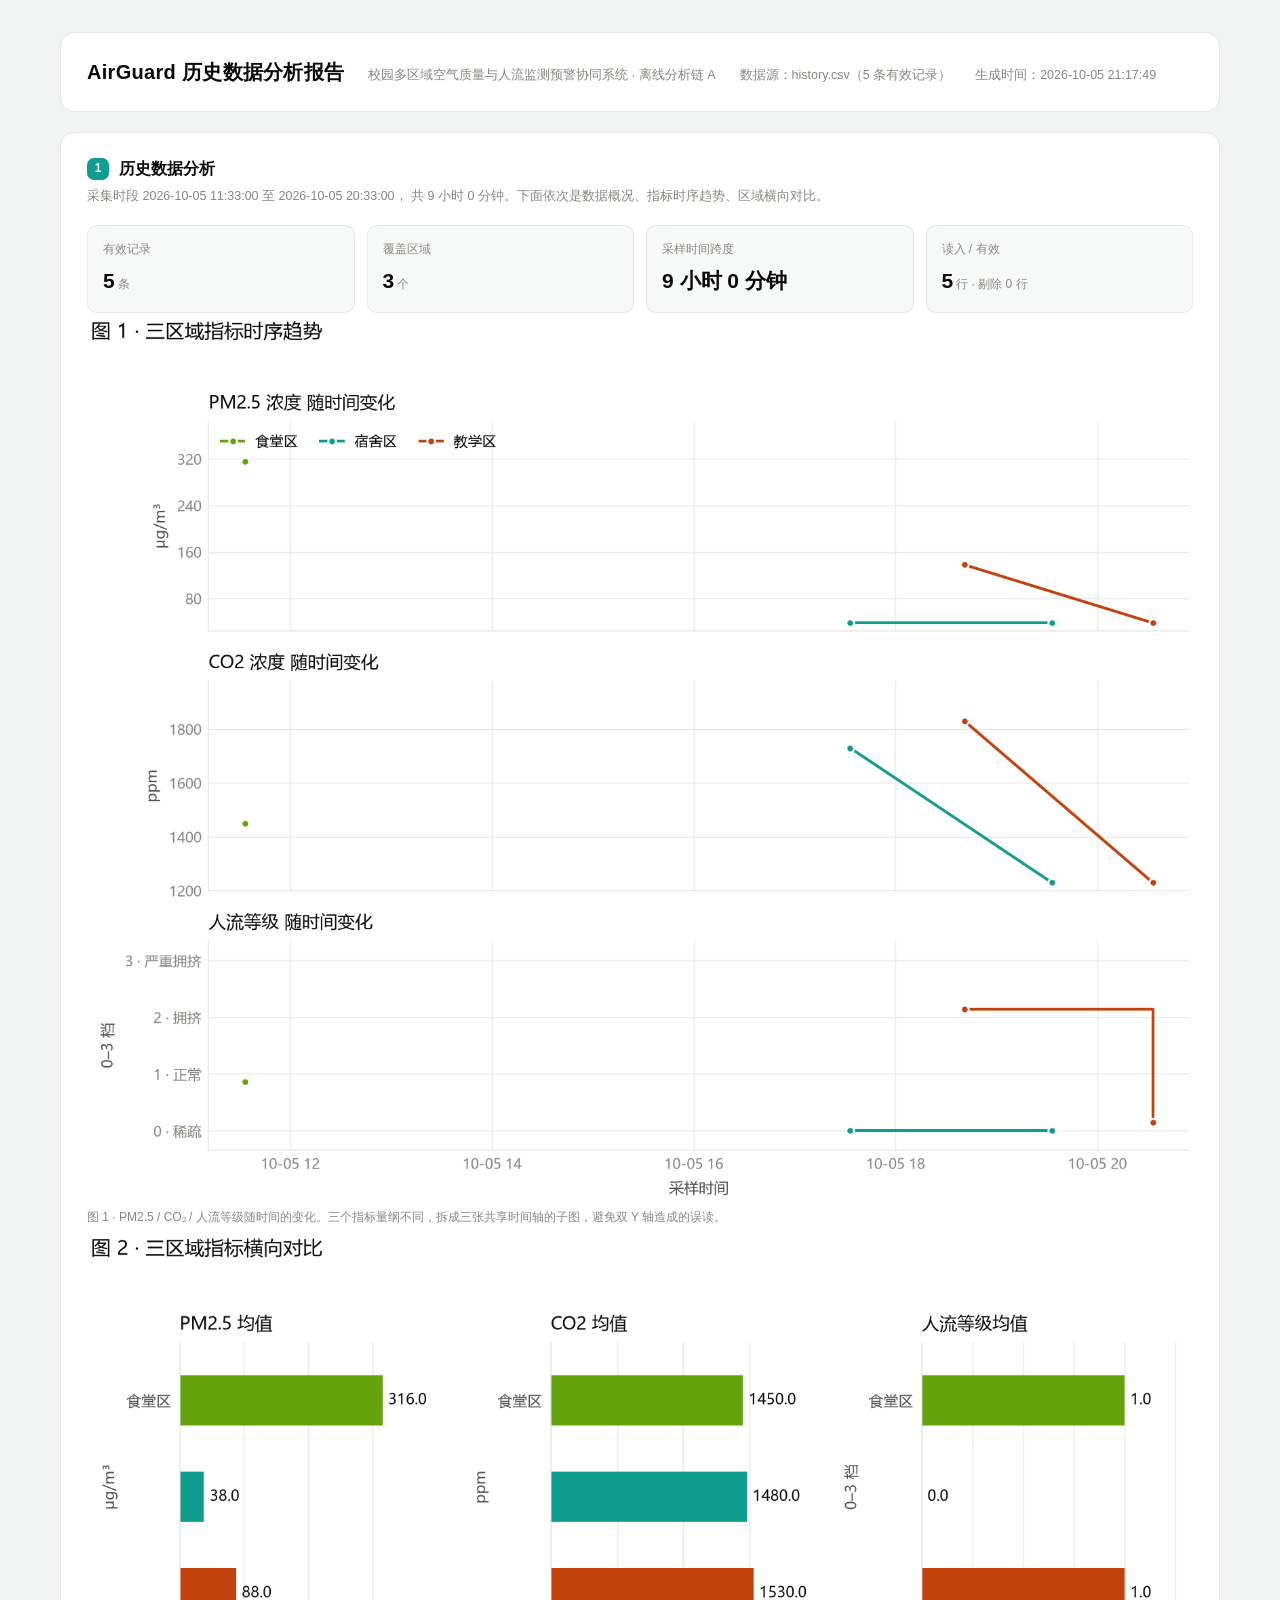
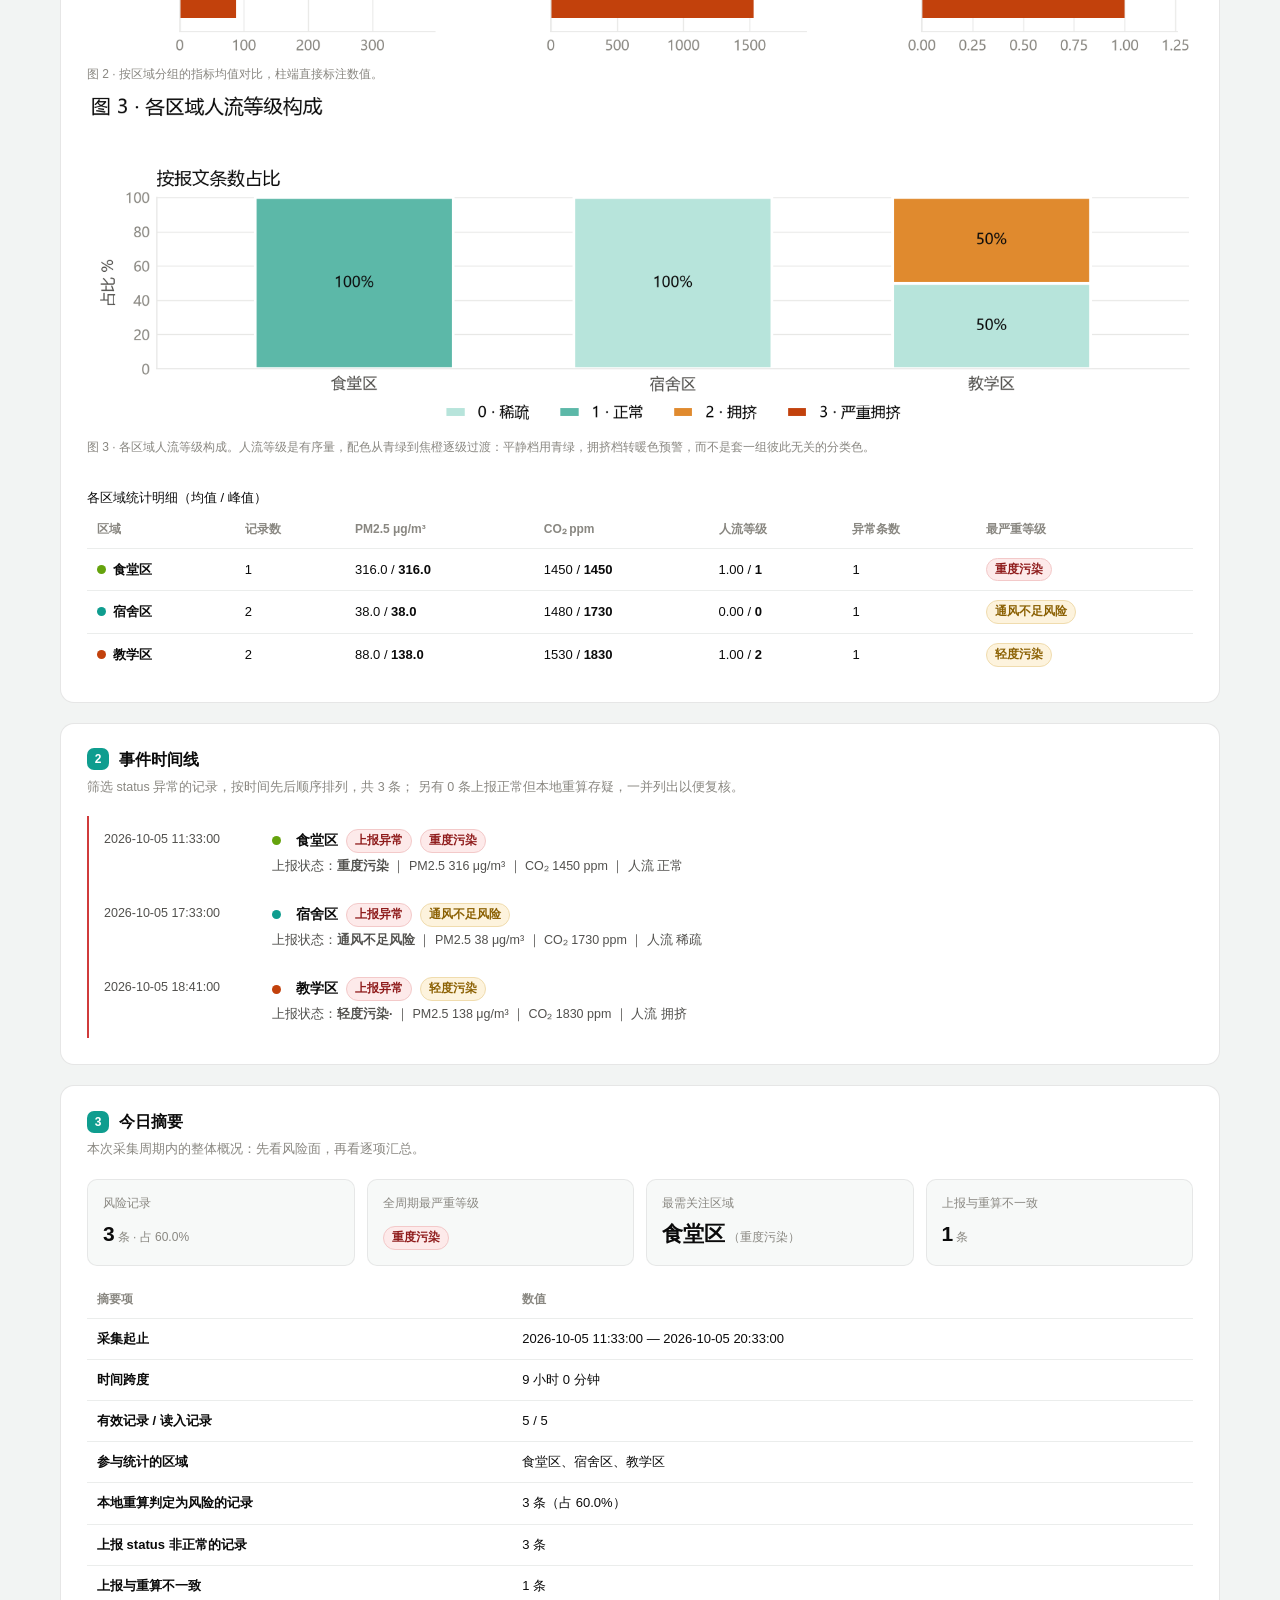
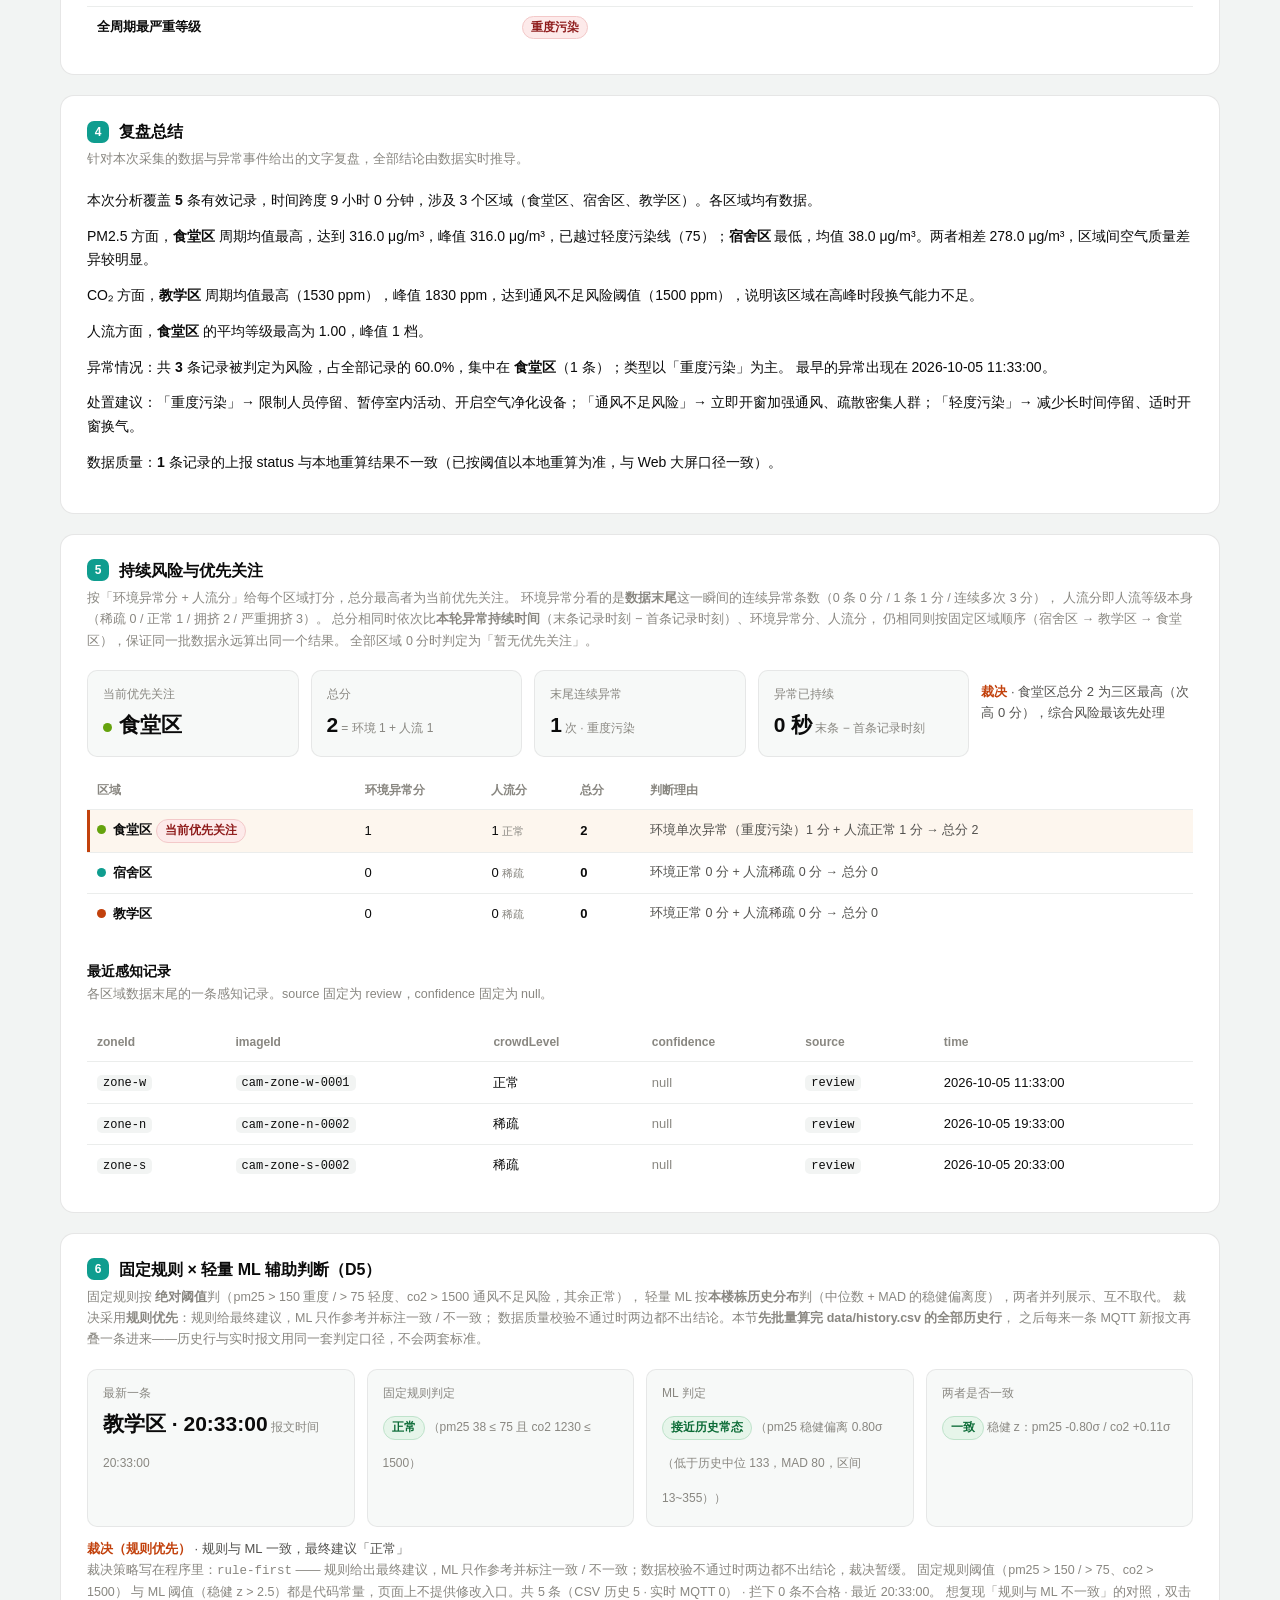
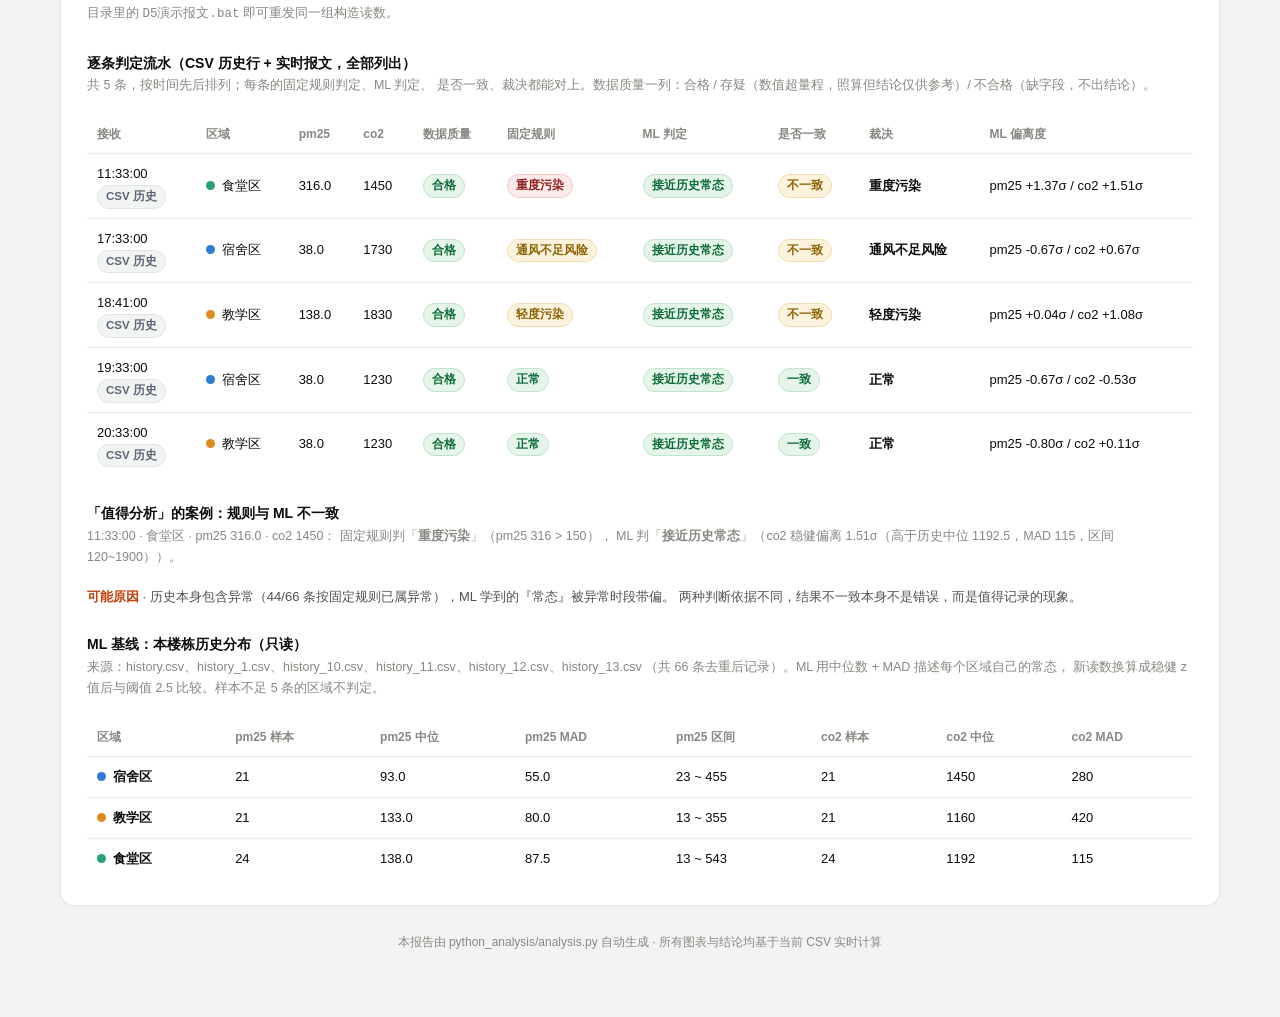
<file: python_analysis/report/report.html>
<!DOCTYPE html>
<html lang="zh-CN">
<head>
<meta charset="UTF-8" />
<meta name="viewport" content="width=device-width, initial-scale=1" />
<title>AirGuard 历史数据分析报告</title>
<style>
* { box-sizing: border-box; }
body {
  margin: 0; padding: 32px 20px 64px;
  background: #f2f4f3; color: #0b0b0b;
  font: 14px/1.7 "Microsoft YaHei", "PingFang SC", "Segoe UI", sans-serif;
}
.wrap { max-width: 1160px; margin: 0 auto; }
header.page {
  background: #fff; border: 1px solid rgba(11,11,11,.10); border-radius: 14px;
  padding: 22px 26px; margin-bottom: 20px;
  display: flex; flex-wrap: wrap; gap: 8px 24px; align-items: baseline;
}
header.page h1 { margin: 0; font-size: 20px; letter-spacing: .3px; }
header.page .sub { color: #898781; font-size: 12.5px; }
section.card {
  background: #fff; border: 1px solid rgba(11,11,11,.10); border-radius: 14px;
  padding: 22px 26px 26px; margin-bottom: 20px;
}
section.card > h2 {
  margin: 0 0 4px; font-size: 16px; display: flex; align-items: center; gap: 10px;
}
section.card > h2 .num {
  display: inline-flex; align-items: center; justify-content: center;
  width: 22px; height: 22px; border-radius: 7px;
  background: #0f9d8f; color: #fff; font-size: 12px;
}
section.card > .lead { margin: 0 0 18px; color: #898781; font-size: 12.5px; }
figure { margin: 0 0 8px; }
figure img { width: 100%; height: auto; display: block; border-radius: 8px; }
figcaption { color: #898781; font-size: 12px; margin-top: 6px; }
table { width: 100%; border-collapse: collapse; margin-top: 14px; font-size: 13px; }
th, td { text-align: left; padding: 9px 10px; border-bottom: 1px solid #ebedec; }
thead th { color: #898781; font-weight: 600; font-size: 12px; white-space: nowrap; }
tbody th { font-weight: 600; white-space: nowrap; }
tbody tr:last-child th, tbody tr:last-child td { border-bottom: 0; }
.dot { display: inline-block; width: 9px; height: 9px; border-radius: 50%; margin-right: 7px; }
.tag {
  display: inline-block; padding: 1px 8px; border-radius: 999px;
  font-size: 11.5px; font-weight: 600; border: 1px solid transparent;
}
.tag.ok    { background: #e6f5ea; color: #0b6b36; border-color: #bfe3cb; }
.tag.warn  { background: #fdf3dd; color: #8a5f00; border-color: #f0dcae; }
.tag.bad   { background: #fdeaea; color: #8e1a1a; border-color: #f3c9c9; }
.tag.muted { background: #f2f4f3; color: #5b6675; border-color: #e2e5e3; }
.kpis { display: grid; grid-template-columns: repeat(auto-fit, minmax(160px, 1fr)); gap: 12px; margin-bottom: 4px; }
.kpi { background: #f7f9f8; border: 1px solid rgba(11,11,11,.07); border-radius: 10px; padding: 13px 15px; }
.kpi .k { color: #898781; font-size: 12px; }
.kpi .v { font-size: 21px; font-weight: 600; margin-top: 3px; font-variant-numeric: tabular-nums; }
.kpi .v small { font-size: 12px; font-weight: 400; color: #898781; margin-left: 3px; }
.timeline { list-style: none; margin: 6px 0 0; padding: 0; }
.tl-item { display: flex; gap: 16px; padding: 13px 0 13px 15px; border-left: 2px solid #e8ecf2; }
.tl-item.bad { border-left-color: #d03b3b; }
.tl-item.warn { border-left-color: #fab219; }
.tl-time { flex: 0 0 152px; color: #52514e; font-variant-numeric: tabular-nums; font-size: 12.5px; }
.tl-head { display: flex; align-items: center; gap: 8px; flex-wrap: wrap; }
.tl-meta { color: #52514e; font-size: 12.5px; margin-top: 3px; }
.note, .empty { color: #898781; font-size: 12.5px; margin: 14px 0 0; }
.empty { padding: 18px; background: #f7f9fc; border-radius: 10px; text-align: center; }
.review p { margin: 0 0 12px; }
h3.sub-head { margin: 26px 0 0; font-size: 14px; }
.sub-head + .lead { margin: 4px 0 14px; }
.score-table tbody tr.win { background: #fdf6ee; }
.score-table tbody tr.win th[scope="row"] { box-shadow: inset 3px 0 0 #c2410c; }
.score-table .reason { color: #52514e; font-size: 12.5px; }
.verdict { margin: 12px 0 0; color: #52514e; font-size: 13px; line-height: 1.6; }
.verdict b { color: #c2410c; }
.score-table small { color: #898781; }
.perception-table code {
  background: #f2f4f3; padding: 1px 6px; border-radius: 5px;
  font-size: 12px; font-family: Consolas, "Courier New", monospace;
}
.perception-table .muted-cell { color: #898781; }
footer.page { color: #898781; font-size: 12px; text-align: center; padding-top: 6px; }
</style>
</head>
<body>
<div class="wrap">

  <header class="page">
    <h1>AirGuard 历史数据分析报告</h1>
    <span class="sub">校园多区域空气质量与人流监测预警协同系统 · 离线分析链 A</span>
    <span class="sub">数据源：history.csv（5 条有效记录）</span>
    <span class="sub">生成时间：2026-10-05 21:17:49</span>
  </header>

  <section class="card" id="sec1">
    <h2><span class="num">1</span>历史数据分析</h2>
    <p class="lead">采集时段 2026-10-05 11:33:00 至 2026-10-05 20:33:00，
       共 9 小时 0 分钟。下面依次是数据概况、指标时序趋势、区域横向对比。</p>
    <div class="kpis">
        <div class="kpi"><div class="k">有效记录</div><div class="v">5<small>条</small></div></div>
        <div class="kpi"><div class="k">覆盖区域</div><div class="v">3<small>个</small></div></div>
        <div class="kpi"><div class="k">采样时间跨度</div><div class="v">9 小时 0 分钟<small></small></div></div>
        <div class="kpi"><div class="k">读入 / 有效</div><div class="v">5<small>行 · 剔除 0 行</small></div></div>
    </div>
    <figure><img alt="三区域指标时序趋势" src="[data-uri]"><figcaption>图 1 · PM2.5 / CO₂ / 人流等级随时间的变化。三个指标量纲不同，拆成三张共享时间轴的子图，避免双 Y 轴造成的误读。</figcaption></figure><figure><img alt="三区域指标横向对比" src="[data-uri]"><figcaption>图 2 · 按区域分组的指标均值对比，柱端直接标注数值。</figcaption></figure><figure><img alt="各区域人流等级构成" src="[data-uri]"><figcaption>图 3 · 各区域人流等级构成。人流等级是有序量，配色从青绿到焦橙逐级过渡：平静档用青绿，拥挤档转暖色预警，而不是套一组彼此无关的分类色。</figcaption></figure>
    <table>
      <caption class="lead" style="text-align:left;margin:16px 0 0">各区域统计明细（均值 / 峰值）</caption>
      <thead>
        <tr>
          <th scope="col">区域</th><th scope="col">记录数</th>
          <th scope="col">PM2.5 μg/m³</th><th scope="col">CO₂ ppm</th>
          <th scope="col">人流等级</th><th scope="col">异常条数</th><th scope="col">最严重等级</th>
        </tr>
      </thead>
      <tbody>
      <tr>
        <th scope="row"><span class="dot" style="background:#65a30d"></span>食堂区</th>
        <td>1</td>
        <td>316.0 / <b>316.0</b></td>
        <td>1450 / <b>1450</b></td>
        <td>1.00 / <b>1</b></td>
        <td>1</td>
        <td><span class="tag bad">重度污染</span></td>
      </tr>
      <tr>
        <th scope="row"><span class="dot" style="background:#0f9d8f"></span>宿舍区</th>
        <td>2</td>
        <td>38.0 / <b>38.0</b></td>
        <td>1480 / <b>1730</b></td>
        <td>0.00 / <b>0</b></td>
        <td>1</td>
        <td><span class="tag warn">通风不足风险</span></td>
      </tr>
      <tr>
        <th scope="row"><span class="dot" style="background:#c2410c"></span>教学区</th>
        <td>2</td>
        <td>88.0 / <b>138.0</b></td>
        <td>1530 / <b>1830</b></td>
        <td>1.00 / <b>2</b></td>
        <td>1</td>
        <td><span class="tag warn">轻度污染</span></td>
      </tr>
      </tbody>
    </table>
  </section>

  <section class="card" id="sec2">
    <h2><span class="num">2</span>事件时间线</h2>
    <p class="lead">筛选 status 异常的记录，按时间先后顺序排列，共 3 条；
       另有 0 条上报正常但本地重算存疑，一并列出以便复核。</p>
      <ol class="timeline">
      <li class="tl-item bad">
        <div class="tl-time">2026-10-05 11:33:00</div>
        <div class="tl-body">
          <div class="tl-head">
            <span class="dot" style="background:#65a30d"></span>
            <b>食堂区</b>
            <span class="tag bad">上报异常</span>
            <span class="tag bad">重度污染</span>
          </div>
          <div class="tl-meta">
            上报状态：<b>重度污染</b>
            ｜ PM2.5 316 μg/m³
            ｜ CO₂ 1450 ppm
            ｜ 人流 正常
          </div>
        </div>
      </li>
      <li class="tl-item bad">
        <div class="tl-time">2026-10-05 17:33:00</div>
        <div class="tl-body">
          <div class="tl-head">
            <span class="dot" style="background:#0f9d8f"></span>
            <b>宿舍区</b>
            <span class="tag bad">上报异常</span>
            <span class="tag warn">通风不足风险</span>
          </div>
          <div class="tl-meta">
            上报状态：<b>通风不足风险</b>
            ｜ PM2.5 38 μg/m³
            ｜ CO₂ 1730 ppm
            ｜ 人流 稀疏
          </div>
        </div>
      </li>
      <li class="tl-item bad">
        <div class="tl-time">2026-10-05 18:41:00</div>
        <div class="tl-body">
          <div class="tl-head">
            <span class="dot" style="background:#c2410c"></span>
            <b>教学区</b>
            <span class="tag bad">上报异常</span>
            <span class="tag warn">轻度污染</span>
          </div>
          <div class="tl-meta">
            上报状态：<b>轻度污染·</b>
            ｜ PM2.5 138 μg/m³
            ｜ CO₂ 1830 ppm
            ｜ 人流 拥挤
          </div>
        </div>
      </li>
      </ol>

  </section>

  <section class="card" id="sec3">
    <h2><span class="num">3</span>今日摘要</h2>
    <p class="lead">本次采集周期内的整体概况：先看风险面，再看逐项汇总。</p>
    <div class="kpis">
        <div class="kpi"><div class="k">风险记录</div><div class="v">3<small>条 · 占 60.0%</small></div></div>
        <div class="kpi"><div class="k">全周期最严重等级</div><div class="v"><span class="tag bad">重度污染</span><small></small></div></div>
        <div class="kpi"><div class="k">最需关注区域</div><div class="v">食堂区<small>（重度污染）</small></div></div>
        <div class="kpi"><div class="k">上报与重算不一致</div><div class="v">1<small>条</small></div></div>
    </div>
    <table>
      <thead><tr><th scope="col">摘要项</th><th scope="col">数值</th></tr></thead>
      <tbody>
        <tr><th scope="row">采集起止</th><td>2026-10-05 11:33:00 — 2026-10-05 20:33:00</td></tr>
        <tr><th scope="row">时间跨度</th><td>9 小时 0 分钟</td></tr>
        <tr><th scope="row">有效记录 / 读入记录</th><td>5 / 5</td></tr>
        <tr><th scope="row">参与统计的区域</th><td>食堂区、宿舍区、教学区</td></tr>
        <tr><th scope="row">本地重算判定为风险的记录</th><td>3 条（占 60.0%）</td></tr>
        <tr><th scope="row">上报 status 非正常的记录</th><td>3 条</td></tr>
        <tr><th scope="row">上报与重算不一致</th><td>1 条</td></tr>
        <tr><th scope="row">全周期最严重等级</th><td><span class="tag bad">重度污染</span></td></tr>
      </tbody>
    </table>
  </section>

  <section class="card" id="sec4">
    <h2><span class="num">4</span>复盘总结</h2>
    <p class="lead">针对本次采集的数据与异常事件给出的文字复盘，全部结论由数据实时推导。</p>
    <div class="review">
      <p>本次分析覆盖 <b>5</b> 条有效记录，时间跨度 9 小时 0 分钟，涉及 3 个区域（食堂区、宿舍区、教学区）。各区域均有数据。</p>
      <p>PM2.5 方面，<b>食堂区</b> 周期均值最高，达到 316.0 μg/m³，峰值 316.0 μg/m³，已越过轻度污染线（75）；<b>宿舍区</b> 最低，均值 38.0 μg/m³。两者相差 278.0 μg/m³，区域间空气质量差异较明显。</p>
      <p>CO₂ 方面，<b>教学区</b> 周期均值最高（1530 ppm），峰值 1830 ppm，达到通风不足风险阈值（1500 ppm），说明该区域在高峰时段换气能力不足。</p>
      <p>人流方面，<b>食堂区</b> 的平均等级最高为 1.00，峰值 1 档。</p>
      <p>异常情况：共 <b>3</b> 条记录被判定为风险，占全部记录的 60.0%，集中在 <b>食堂区</b>（1 条）；类型以「重度污染」为主。 最早的异常出现在 2026-10-05 11:33:00。</p>
      <p>处置建议：「重度污染」→ 限制人员停留、暂停室内活动、开启空气净化设备；「通风不足风险」→ 立即开窗加强通风、疏散密集人群；「轻度污染」→ 减少长时间停留、适时开窗换气。</p>
      <p>数据质量：<b>1</b> 条记录的上报 status 与本地重算结果不一致（已按阈值以本地重算为准，与 Web 大屏口径一致）。</p>
    </div>
  </section>

  <section class="card" id="sec5">
    <h2><span class="num">5</span>持续风险与优先关注</h2>
    <p class="lead">按「环境异常分 + 人流分」给每个区域打分，总分最高者为当前优先关注。
       环境异常分看的是<b>数据末尾</b>这一瞬间的连续异常条数（0 条 0 分 / 1 条 1 分 / 连续多次 3 分），
       人流分即人流等级本身（稀疏 0 / 正常 1 / 拥挤 2 / 严重拥挤 3）。
       总分相同时依次比<b>本轮异常持续时间</b>（末条记录时刻 − 首条记录时刻）、环境异常分、人流分，
       仍相同则按固定区域顺序（宿舍区 → 教学区 → 食堂区），保证同一批数据永远算出同一个结果。
       全部区域 0 分时判定为「暂无优先关注」。</p>
    <div class="kpis">
        <div class="kpi"><div class="k">当前优先关注</div><div class="v"><span class="dot" style="background:#65a30d"></span>食堂区<small></small></div></div>
        <div class="kpi"><div class="k">总分</div><div class="v">2<small>= 环境 1 + 人流 1</small></div></div>
        <div class="kpi"><div class="k">末尾连续异常</div><div class="v">1<small>次 · 重度污染</small></div></div>
        <div class="kpi"><div class="k">异常已持续</div><div class="v">0 秒<small>末条 − 首条记录时刻</small></div></div>
        <p class="verdict"><b>裁决</b> · 食堂区总分 2 为三区最高（次高 0 分），综合风险最该先处理</p>
    </div>
    <table class="score-table">
      <thead><tr>
        <th scope="col">区域</th><th scope="col">环境异常分</th><th scope="col">人流分</th>
        <th scope="col">总分</th><th scope="col">判断理由</th>
      </tr></thead>
      <tbody>
      <tr class="win">
        <th scope="row"><span class="dot" style="background:#65a30d"></span>食堂区 <span class="tag bad">当前优先关注</span></th>
        <td>1</td>
        <td>1 <small>正常</small></td>
        <td><strong>2</strong></td>
        <td class="reason">环境单次异常（重度污染）1 分 + 人流正常 1 分 → 总分 2</td>
      </tr>
      <tr class="">
        <th scope="row"><span class="dot" style="background:#0f9d8f"></span>宿舍区</th>
        <td>0</td>
        <td>0 <small>稀疏</small></td>
        <td><strong>0</strong></td>
        <td class="reason">环境正常 0 分 + 人流稀疏 0 分 → 总分 0</td>
      </tr>
      <tr class="">
        <th scope="row"><span class="dot" style="background:#c2410c"></span>教学区</th>
        <td>0</td>
        <td>0 <small>稀疏</small></td>
        <td><strong>0</strong></td>
        <td class="reason">环境正常 0 分 + 人流稀疏 0 分 → 总分 0</td>
      </tr>
      </tbody>
    </table>
    <h3 class="sub-head">最近感知记录</h3>
    <p class="lead">各区域数据末尾的一条感知记录。source 固定为 review，confidence 固定为 null。</p>
    <table class="perception-table">
      <thead><tr>
        <th scope="col">zoneId</th><th scope="col">imageId</th><th scope="col">crowdLevel</th>
        <th scope="col">confidence</th><th scope="col">source</th><th scope="col">time</th>
      </tr></thead>
      <tbody>
      <tr>
        <td><code>zone-w</code></td>
        <td><code>cam-zone-w-0001</code></td>
        <td>正常</td>
        <td class="muted-cell">null</td>
        <td><code>review</code></td>
        <td>2026-10-05 11:33:00</td>
      </tr>
      <tr>
        <td><code>zone-n</code></td>
        <td><code>cam-zone-n-0002</code></td>
        <td>稀疏</td>
        <td class="muted-cell">null</td>
        <td><code>review</code></td>
        <td>2026-10-05 19:33:00</td>
      </tr>
      <tr>
        <td><code>zone-s</code></td>
        <td><code>cam-zone-s-0002</code></td>
        <td>稀疏</td>
        <td class="muted-cell">null</td>
        <td><code>review</code></td>
        <td>2026-10-05 20:33:00</td>
      </tr>
      </tbody>
    </table>
  </section>

  <section class="card" id="sec6">
    <h2><span class="num">6</span>固定规则 × 轻量 ML 辅助判断（D5）</h2>
    <p class="lead">固定规则按 <b>绝对阈值</b>判（pm25 &gt; 150 重度 / &gt; 75 轻度、co2 &gt; 1500 通风不足风险，其余正常），
       轻量 ML 按<b>本楼栋历史分布</b>判（中位数 + MAD 的稳健偏离度），两者并列展示、互不取代。
       裁决采用<b>规则优先</b>：规则给最终建议，ML 只作参考并标注一致 / 不一致；
       数据质量校验不通过时两边都不出结论。本节<b>先批量算完 data/history.csv 的全部历史行</b>，
       之后每来一条 MQTT 新报文再叠一条进来——历史行与实时报文用同一套判定口径，不会两套标准。</p>
    <div class="kpis">
        <div class="kpi"><div class="k">最新一条</div><div class="v">教学区 · 20:33:00<small>报文时间 20:33:00</small></div></div>
        <div class="kpi"><div class="k">固定规则判定</div><div class="v"><span class="tag ok">正常</span><small>（pm25 38 ≤ 75 且 co2 1230 ≤ 1500）</small></div></div>
        <div class="kpi"><div class="k">ML 判定</div><div class="v"><span class="tag ok">接近历史常态</span><small>（pm25 稳健偏离 0.80σ（低于历史中位 133，MAD 80，区间 13~355））</small></div></div>
        <div class="kpi"><div class="k">两者是否一致</div><div class="v"><span class="tag ok">一致</span><small>稳健 z：pm25 -0.80σ / co2 +0.11σ</small></div></div>
    </div>
    <p class="verdict"><b>裁决（规则优先）</b> · 规则与 ML 一致，最终建议「正常」</p>
    <p class="lead">裁决策略写在程序里：<code>rule-first</code> ——
      规则给出最终建议，ML 只作参考并标注一致 / 不一致；数据校验不通过时两边都不出结论，裁决暂缓。
      固定规则阈值（pm25 &gt; 150 / &gt; 75、co2 &gt; 1500）
      与 ML 阈值（稳健 z &gt; 2.5）都是代码常量，页面上不提供修改入口。共 5 条（CSV 历史 5 · 实时 MQTT 0） · 拦下 0 条不合格 · 最近 20:33:00。
      想复现「规则与 ML 不一致」的对照，双击目录里的 <code>D5演示报文.bat</code> 即可重发同一组构造读数。</p>

    <h3 class="sub-head">逐条判定流水（CSV 历史行 + 实时报文，全部列出）</h3>
    <p class="lead">共 5 条，按时间先后排列；每条的固定规则判定、ML 判定、
      是否一致、裁决都能对上。数据质量一列：合格 / 存疑（数值超量程，照算但结论仅供参考）/ 不合格（缺字段，不出结论）。</p>
    <table class="score-table">
      <thead>
        <tr><th>接收</th><th>区域</th><th>pm25</th><th>co2</th><th>数据质量</th>
            <th>固定规则</th><th>ML 判定</th><th>是否一致</th><th>裁决</th><th>ML 偏离度</th></tr>
      </thead>
      <tbody>
      <tr>
        <td>11:33:00<br><span class="tag muted">CSV 历史</span></td>
        <td><span class="dot" style="background:#26a177"></span>食堂区</td>
        <td>316.0</td>
        <td>1450</td>
        <td><span class="tag ok">合格</span></td>
        <td><span class="tag bad">重度污染</span></td>
        <td><span class="tag ok">接近历史常态</span></td>
        <td><span class="tag warn">不一致</span></td>
        <td><b>重度污染</b></td>
        <td class="muted-cell">pm25 +1.37σ / co2 +1.51σ</td>
      </tr>
      <tr>
        <td>17:33:00<br><span class="tag muted">CSV 历史</span></td>
        <td><span class="dot" style="background:#2f7cd6"></span>宿舍区</td>
        <td>38.0</td>
        <td>1730</td>
        <td><span class="tag ok">合格</span></td>
        <td><span class="tag warn">通风不足风险</span></td>
        <td><span class="tag ok">接近历史常态</span></td>
        <td><span class="tag warn">不一致</span></td>
        <td><b>通风不足风险</b></td>
        <td class="muted-cell">pm25 -0.67σ / co2 +0.67σ</td>
      </tr>
      <tr>
        <td>18:41:00<br><span class="tag muted">CSV 历史</span></td>
        <td><span class="dot" style="background:#e08b21"></span>教学区</td>
        <td>138.0</td>
        <td>1830</td>
        <td><span class="tag ok">合格</span></td>
        <td><span class="tag warn">轻度污染</span></td>
        <td><span class="tag ok">接近历史常态</span></td>
        <td><span class="tag warn">不一致</span></td>
        <td><b>轻度污染</b></td>
        <td class="muted-cell">pm25 +0.04σ / co2 +1.08σ</td>
      </tr>
      <tr>
        <td>19:33:00<br><span class="tag muted">CSV 历史</span></td>
        <td><span class="dot" style="background:#2f7cd6"></span>宿舍区</td>
        <td>38.0</td>
        <td>1230</td>
        <td><span class="tag ok">合格</span></td>
        <td><span class="tag ok">正常</span></td>
        <td><span class="tag ok">接近历史常态</span></td>
        <td><span class="tag ok">一致</span></td>
        <td><b>正常</b></td>
        <td class="muted-cell">pm25 -0.67σ / co2 -0.53σ</td>
      </tr>
      <tr>
        <td>20:33:00<br><span class="tag muted">CSV 历史</span></td>
        <td><span class="dot" style="background:#e08b21"></span>教学区</td>
        <td>38.0</td>
        <td>1230</td>
        <td><span class="tag ok">合格</span></td>
        <td><span class="tag ok">正常</span></td>
        <td><span class="tag ok">接近历史常态</span></td>
        <td><span class="tag ok">一致</span></td>
        <td><b>正常</b></td>
        <td class="muted-cell">pm25 -0.80σ / co2 +0.11σ</td>
      </tr>
      </tbody>
    </table>

    <h3 class="sub-head">「值得分析」的案例：规则与 ML 不一致</h3>
    <p class="lead">11:33:00 · 食堂区 ·
       pm25 316.0 · co2 1450：
       固定规则判「<b>重度污染</b>」（pm25 316 &gt; 150），
       ML 判「<b>接近历史常态</b>」（co2 稳健偏离 1.51σ（高于历史中位 1192.5，MAD 115，区间 120~1900））。</p>
    <p class="verdict"><b>可能原因</b> · 历史本身包含异常（44/66 条按固定规则已属异常），ML 学到的『常态』被异常时段带偏。
       两种判断依据不同，结果不一致本身不是错误，而是值得记录的现象。
       </p>

    <h3 class="sub-head">ML 基线：本楼栋历史分布（只读）</h3>
    <p class="lead">来源：history.csv、history_1.csv、history_10.csv、history_11.csv、history_12.csv、history_13.csv
      （共 66 条去重后记录）。ML 用中位数 + MAD 描述每个区域自己的常态，
      新读数换算成稳健 z 值后与阈值 2.5 比较。样本不足 5 条的区域不判定。</p>
    <table class="score-table">
      <thead>
        <tr><th>区域</th><th>pm25 样本</th><th>pm25 中位</th><th>pm25 MAD</th><th>pm25 区间</th>
            <th>co2 样本</th><th>co2 中位</th><th>co2 MAD</th></tr>
      </thead>
      <tbody>
      <tr>
        <th scope="row"><span class="dot" style="background:#2f7cd6"></span>宿舍区</th>
        <td>21</td>
        <td>93.0</td>
        <td>55.0</td>
        <td>23 ~ 455</td>
        <td>21</td>
        <td>1450</td>
        <td>280</td>
      </tr>
      <tr>
        <th scope="row"><span class="dot" style="background:#e08b21"></span>教学区</th>
        <td>21</td>
        <td>133.0</td>
        <td>80.0</td>
        <td>13 ~ 355</td>
        <td>21</td>
        <td>1160</td>
        <td>420</td>
      </tr>
      <tr>
        <th scope="row"><span class="dot" style="background:#26a177"></span>食堂区</th>
        <td>24</td>
        <td>138.0</td>
        <td>87.5</td>
        <td>13 ~ 543</td>
        <td>24</td>
        <td>1192</td>
        <td>115</td>
      </tr>
      </tbody>
    </table>
  </section>

  <footer class="page">本报告由 python_analysis/analysis.py 自动生成 · 所有图表与结论均基于当前 CSV 实时计算</footer>
</div>
</body>
</html>
</file>
